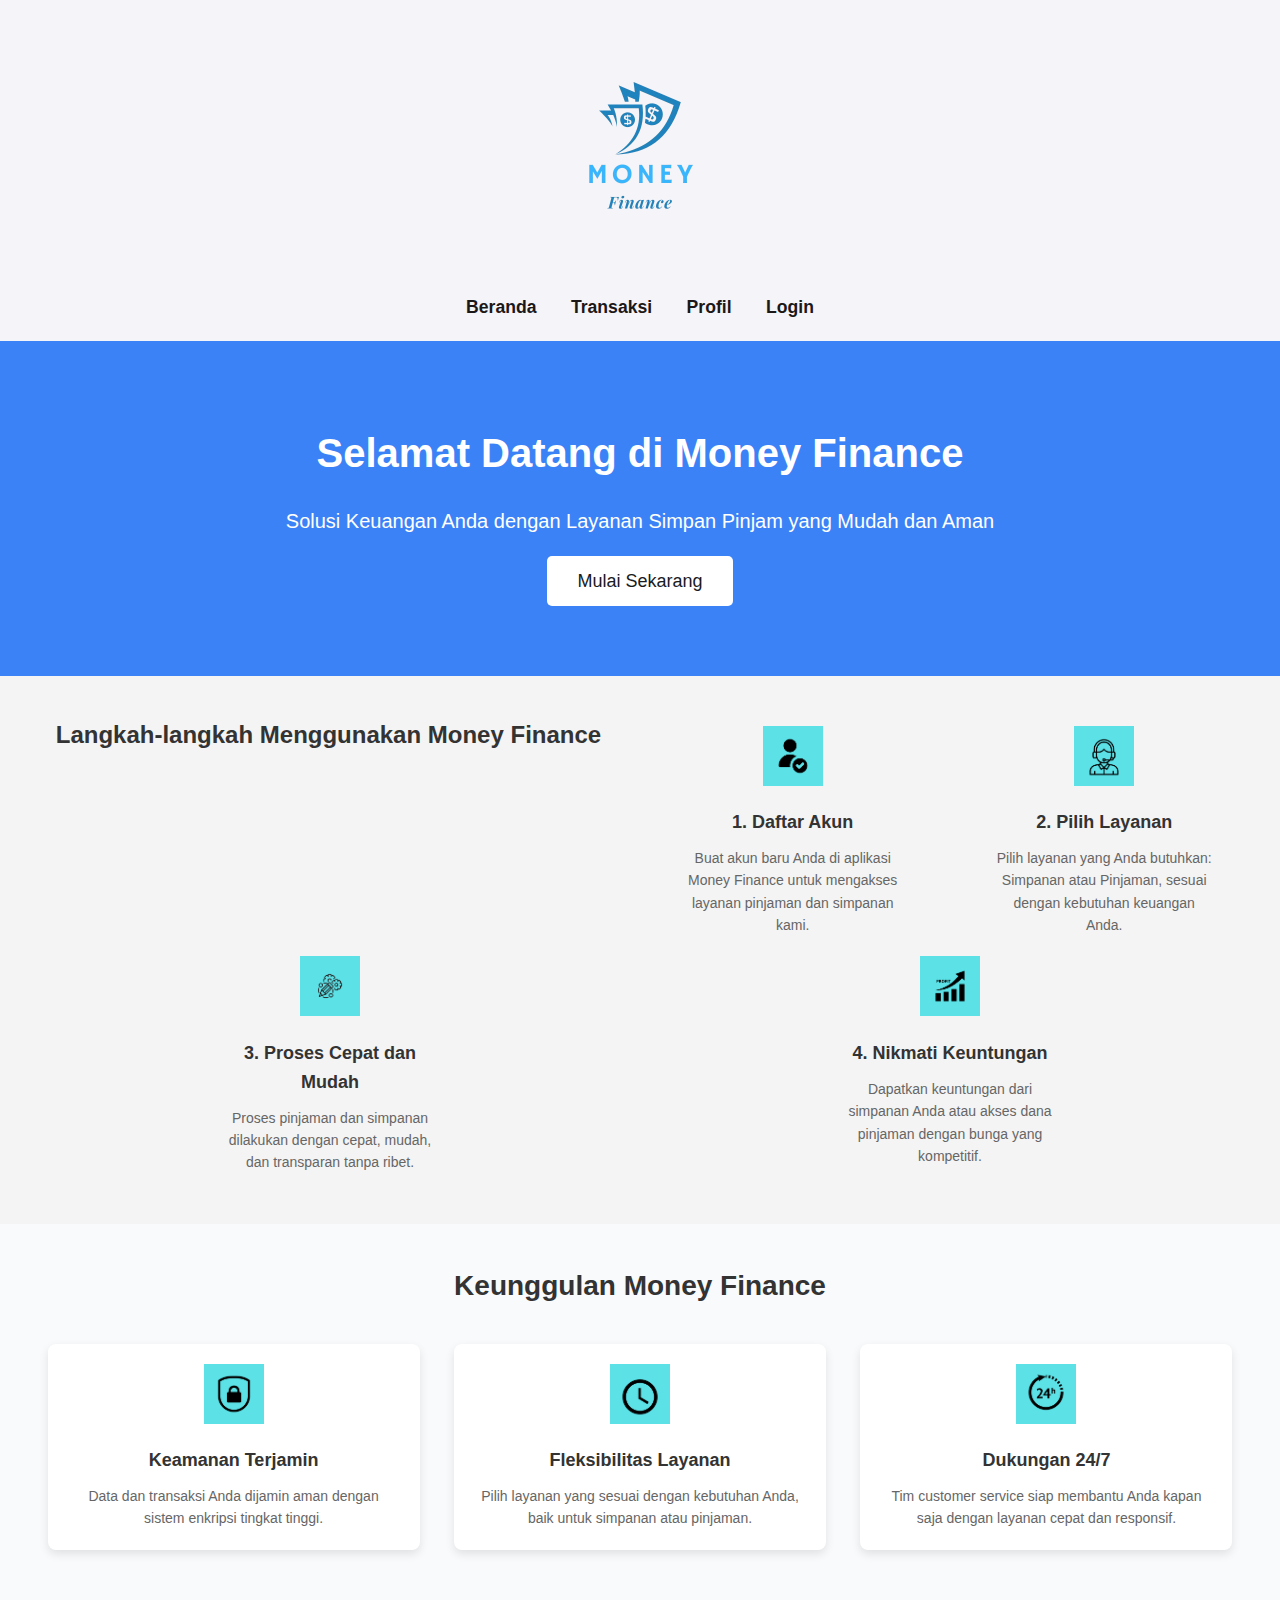
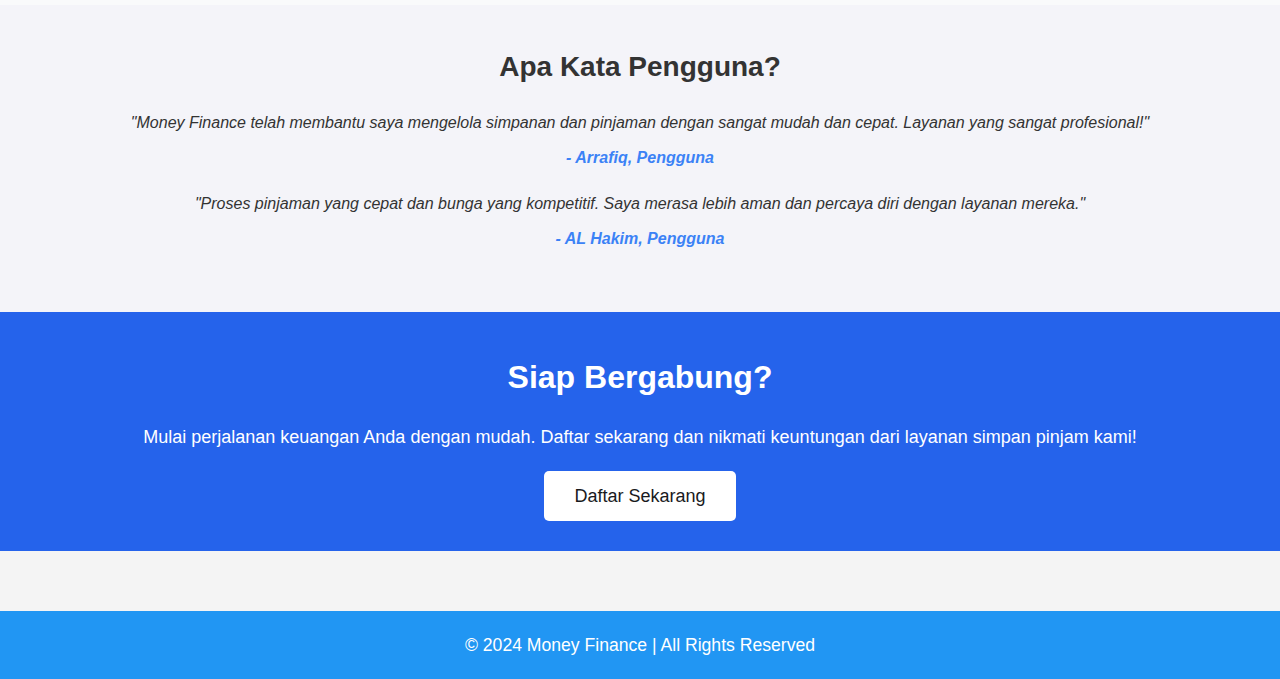
<file: index.html>
<!DOCTYPE html>
<html lang="id">
<head>
  <meta charset="UTF-8">
  <meta name="viewport" content="width=device-width, initial-scale=1.0">
  <title>Money Finance - Solusi Keuangan Anda</title>
  <link rel="stylesheet" href="index.css">
</head>
<body>
  <header>
    <img src="MY_COPERAS-removebg-preview.png" alt="Logo" class="logo">
    <nav>
      <ul>
        <li><a href="index.html">Beranda</a></li>
        <li><a href="transaksi.html">Transaksi</a></li>
        <li><a href="profil.html">Profil</a></li>
        <li><a href="login.html">Login</a></li>
      </ul>
    </nav>
  </header>
  
  <main>
    <div class="container">
      <!-- Hero Section -->
      <section class="hero">
        <h1>Selamat Datang di Money Finance</h1>
        <p>Solusi Keuangan Anda dengan Layanan Simpan Pinjam yang Mudah dan Aman</p>
        <a href="transaksi.html" class="btn">Mulai Sekarang</a>
      </section>

      <!-- Langkah-langkah menggunakan aplikasi -->
      <section class="steps">
        <h2>Langkah-langkah Menggunakan Money Finance</h2>
        <div class="step">
          <img src="ceklis.png" alt="Langkah 1">
          <h3>1. Daftar Akun</h3>
          <p>Buat akun baru Anda di aplikasi Money Finance untuk mengakses layanan pinjaman dan simpanan kami.</p>
        </div>
        <div class="step">
          <img src="layanan.png" alt="Langkah 2">
          <h3>2. Pilih Layanan</h3>
          <p>Pilih layanan yang Anda butuhkan: Simpanan atau Pinjaman, sesuai dengan kebutuhan keuangan Anda.</p>
        </div>
        <div class="step">
          <img src="3.png.png" alt="Langkah 3">
          <h3>3. Proses Cepat dan Mudah</h3>
          <p>Proses pinjaman dan simpanan dilakukan dengan cepat, mudah, dan transparan tanpa ribet.</p>
        </div>
        <div class="step">
          <img src="profit.png" alt="Langkah 4">
          <h3>4. Nikmati Keuntungan</h3>
          <p>Dapatkan keuntungan dari simpanan Anda atau akses dana pinjaman dengan bunga yang kompetitif.</p>
        </div>
      </section>

      <!-- Highlighted Features Section -->
      <section class="features">
        <h2>Keunggulan Money Finance</h2>
        <div class="feature">
          <img src="kemanan.png" alt="Keamanan">
          <h3>Keamanan Terjamin</h3>
          <p>Data dan transaksi Anda dijamin aman dengan sistem enkripsi tingkat tinggi.</p>
        </div>
        <div class="feature">
          <img src="fleksibel.png" alt="Fleksibilitas">
          <h3>Fleksibilitas Layanan</h3>
          <p>Pilih layanan yang sesuai dengan kebutuhan Anda, baik untuk simpanan atau pinjaman.</p>
        </div>
        <div class="feature">
          <img src="24h.png" alt="Dukungan 24/7">
          <h3>Dukungan 24/7</h3>
          <p>Tim customer service siap membantu Anda kapan saja dengan layanan cepat dan responsif.</p>
        </div>
      </section>

      <!-- Testimonials Section -->
      <section class="testimonials">
        <h2>Apa Kata Pengguna?</h2>
        <div class="testimonial">
          <p>"Money Finance telah membantu saya mengelola simpanan dan pinjaman dengan sangat mudah dan cepat. Layanan yang sangat profesional!"</p>
          <span>- Arrafiq, Pengguna</span>
        </div>
        <div class="testimonial">
          <p>"Proses pinjaman yang cepat dan bunga yang kompetitif. Saya merasa lebih aman dan percaya diri dengan layanan mereka."</p>
          <span>- AL Hakim, Pengguna</span>
        </div>
      </section>

      <!-- CTA Section (Call to Action) -->
      <section class="cta">
        <h2>Siap Bergabung?</h2>
        <p>Mulai perjalanan keuangan Anda dengan mudah. Daftar sekarang dan nikmati keuntungan dari layanan simpan pinjam kami!</p>
        <a href="register.html" class="btn">Daftar Sekarang</a>
      </section>

    </div>
  </main>

  <footer>
    <p>&copy; 2024 Money Finance | All Rights Reserved</p>
  </footer>
</body>
</html>
</file>
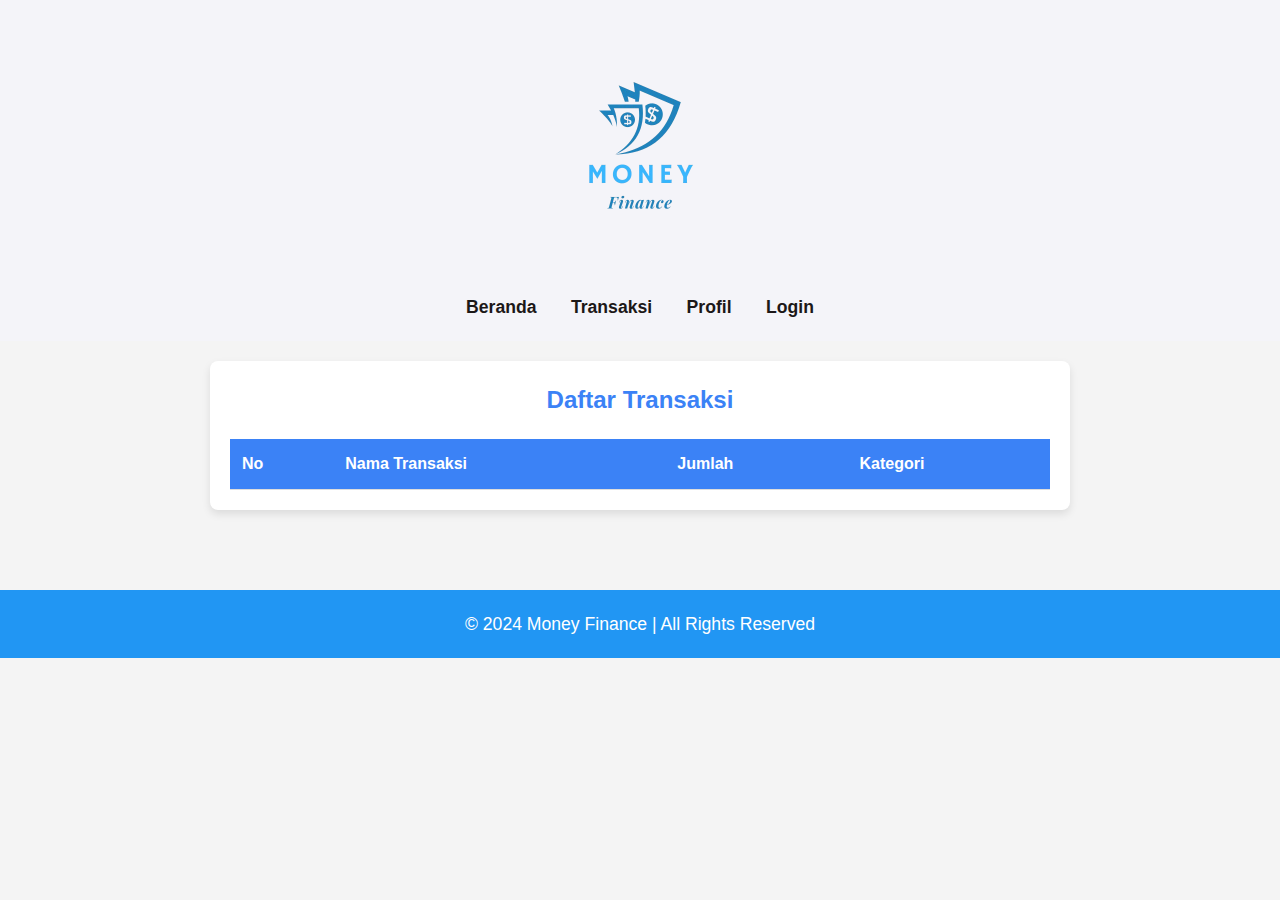
<file: daftar-transaksi.html>
<!DOCTYPE html>
<html lang="id">
<head>
  <meta charset="UTF-8">
  <meta name="viewport" content="width=device-width, initial-scale=1.0">
  <title>Daftar Transaksi - Money Finance</title>
  <link rel="stylesheet" href="daftar-transaksi.css">
</head>
<body>
  <header>
    <img src="MY_COPERAS-removebg-preview.png" alt="Logo">
    <nav>
      <ul>
        <li><a href="index.html">Beranda</a></li>
        <li><a href="transaksi.html">Transaksi</a></li>
        <li><a href="profil.html">Profil</a></li>
        <li><a href="login.html">Login</a></li>
      </ul>
    </nav>
  </header>

  <main>
    <div class="container">
      <section class="transaction-list">
        <h2>Daftar Transaksi</h2>
        <table id="transactionTable">
          <thead>
            <tr>
              <th>No</th>
              <th>Nama Transaksi</th>
              <th>Jumlah</th>
              <th>Kategori</th>
            </tr>
          </thead>
          <tbody>
            <!-- Daftar transaksi akan ditampilkan di sini -->
          </tbody>
        </table>
      </section>
    </div>
  </main>

  <footer>
    <p>&copy; 2024 Money Finance | All Rights Reserved</p>
  </footer>

  <script src="daftar-transaksi.js"></script>
</body>
</html>
</file>
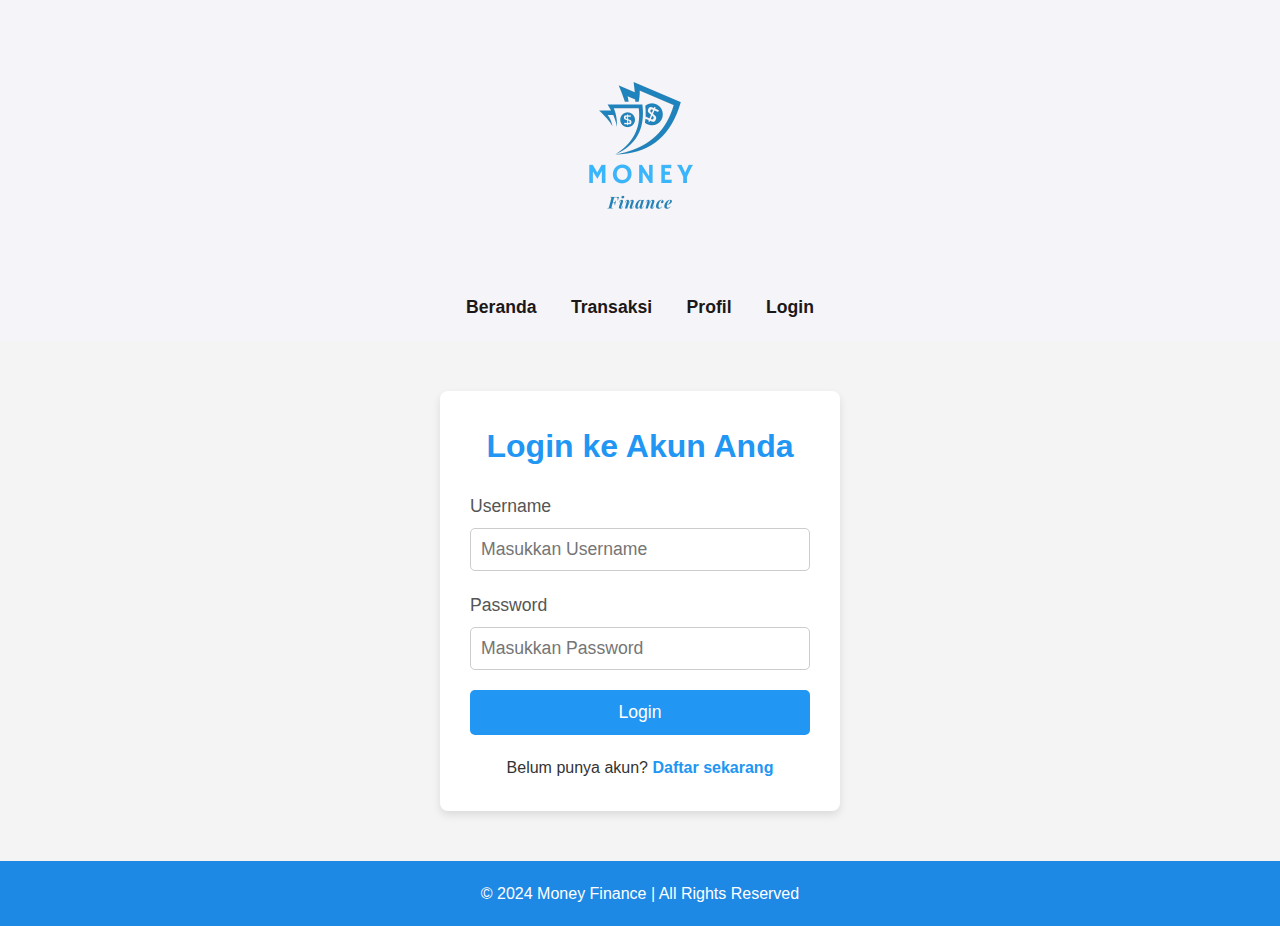
<file: login.html>
<!DOCTYPE html>
<html>
<head>
  <title>Money Finance</title>
  <link rel="stylesheet" href="login.css">
</head>
<body>
  <header>
    <img src="MY_COPERAS-removebg-preview.png" alt="Logo">
    <nav>
      <ul>
        <li><a href="index.html">Beranda</a></li>
        <li><a href="transaksi.html">Transaksi</a></li>
        <li><a href="profil.html">Profil</a></li>
        <li><a href="login.html">Login</a></li>
      </ul>
    </nav>
  </header>
  <main>
    <div class="login-container">
      <h2>Login ke Akun Anda</h2>
      <form id="loginForm" class="login-form" onsubmit="return validateLoginForm()">
        <div class="input-group">
          <label for="username">Username</label>
          <input type="text" id="username" name="username" placeholder="Masukkan Username" required>
          <span id="usernameError" class="error-message"></span>
        </div>
        <div class="input-group">
          <label for="password">Password</label>
          <input type="password" id="password" name="password" placeholder="Masukkan Password" required>
          <span id="passwordError" class="error-message"></span>
        </div>
        <div class="input-group">
          <button type="submit" class="btn">Login</button>
        </div>
        <div class="signup-link">
          <p>Belum punya akun? <a href="register.html">Daftar sekarang</a></p>
        </div>
      </form>
    </div>
  </main>
  <!-- Footer -->
  <footer>
    <p>&copy; 2024 Money Finance | All Rights Reserved</p>
  </footer>

  <script src="login.js"></script>
</body>
</html>
</file>
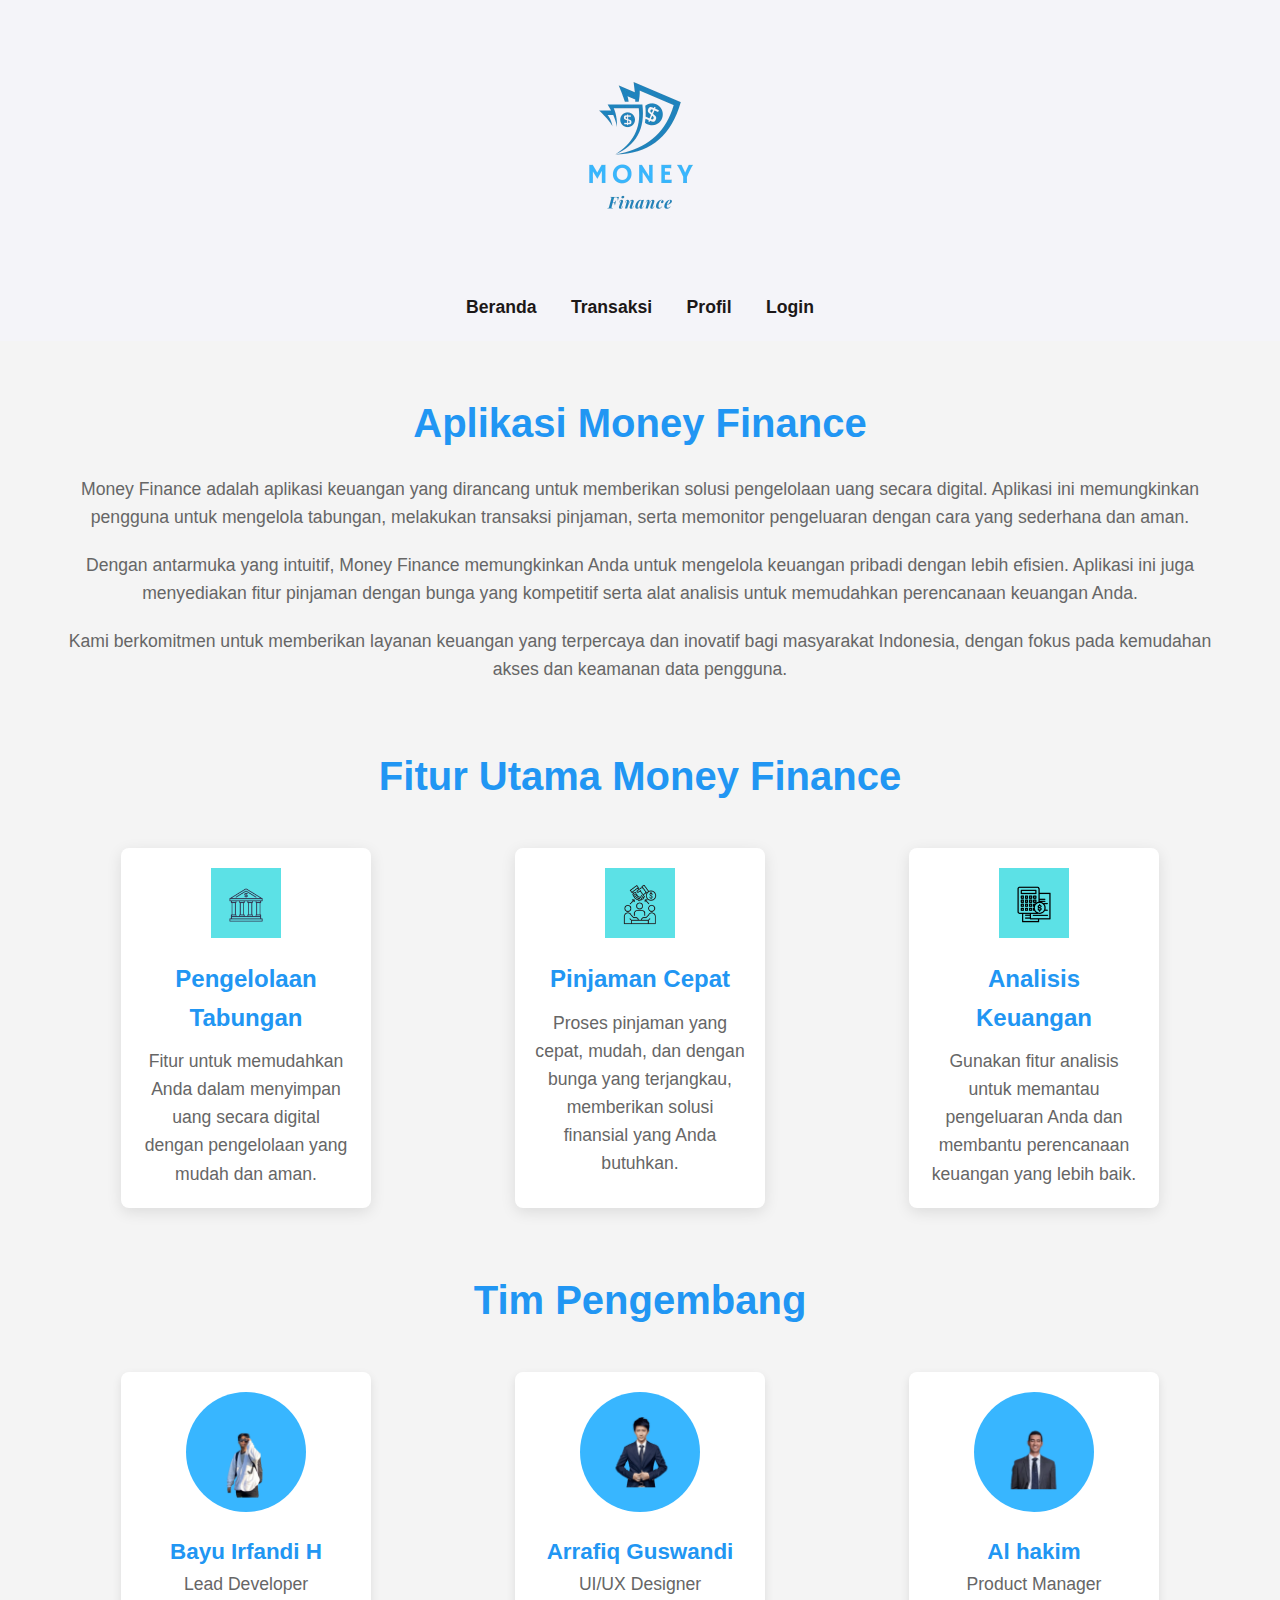
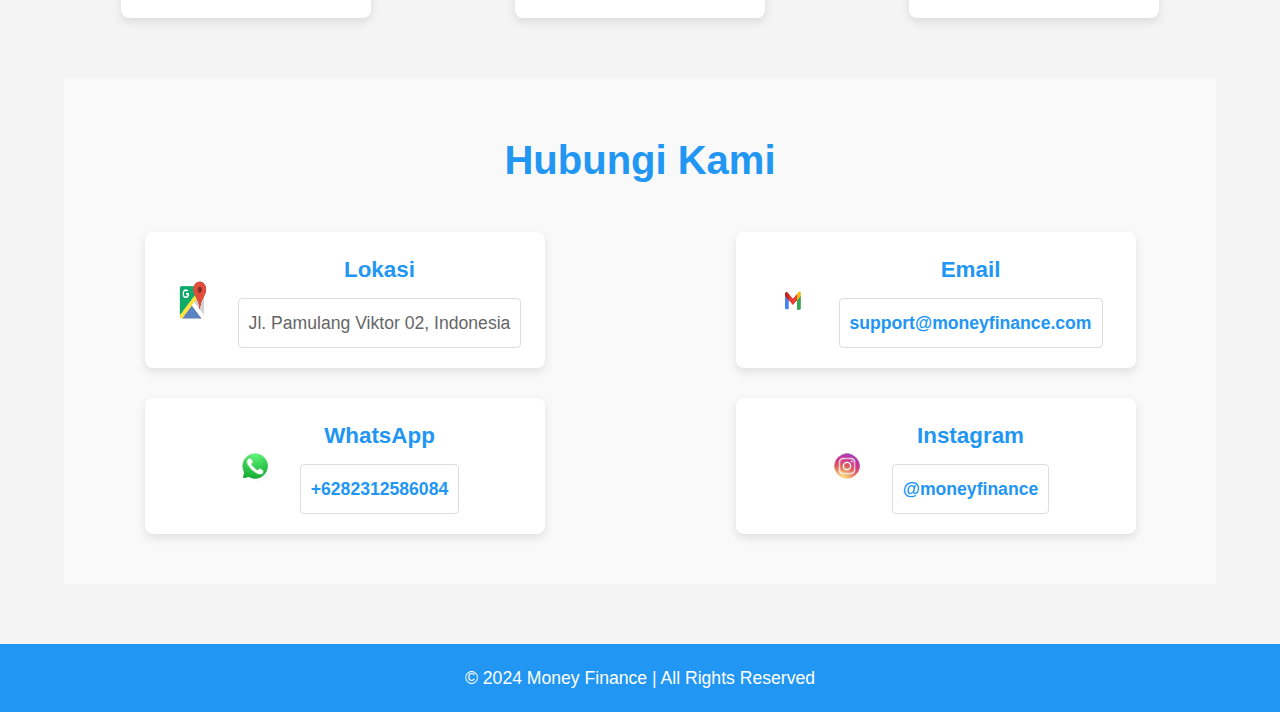
<file: profil.html>
<!DOCTYPE html>
<html>
<head>
  <title>Money Finance</title>
  <link rel="stylesheet" href="profil.css">
</head>
<body>
  <header>
    <img src="MY_COPERAS-removebg-preview.png" alt="Logo">
    <nav>
      <ul>
        <li><a href="index.html">Beranda</a></li>
        <li><a href="transaksi.html">Transaksi</a></li>
        <li><a href="profil.html">Profil</a></li>
        <li><a href="login.html">Login</a></li>
      </ul>
    </nav>
  </header>
  <main>
    <div class="container">
        <section class="app-description">
            <h1>Aplikasi Money Finance</h1>
            <p>
                Money Finance adalah aplikasi keuangan yang dirancang untuk memberikan solusi pengelolaan uang secara digital. Aplikasi ini memungkinkan pengguna untuk mengelola tabungan, melakukan transaksi pinjaman, serta memonitor pengeluaran dengan cara yang sederhana dan aman.
            </p>
            <p>
                Dengan antarmuka yang intuitif, Money Finance memungkinkan Anda untuk mengelola keuangan pribadi dengan lebih efisien. Aplikasi ini juga menyediakan fitur pinjaman dengan bunga yang kompetitif serta alat analisis untuk memudahkan perencanaan keuangan Anda.
            </p>
            <p>
                Kami berkomitmen untuk memberikan layanan keuangan yang terpercaya dan inovatif bagi masyarakat Indonesia, dengan fokus pada kemudahan akses dan keamanan data pengguna.
            </p>
        </section>

        <section class="app-features">
            <h2>Fitur Utama Money Finance</h2>
            <div class="features-list">
                <div class="feature-item">
                    <img src="tabungan.png" alt="Tabungan">
                    <h3>Pengelolaan Tabungan</h3>
                    <p>Fitur untuk memudahkan Anda dalam menyimpan uang secara digital dengan pengelolaan yang mudah dan aman.</p>
                </div>
                <div class="feature-item">
                    <img src="pinjaman.png" alt="Pinjaman">
                    <h3>Pinjaman Cepat</h3>
                    <p>Proses pinjaman yang cepat, mudah, dan dengan bunga yang terjangkau, memberikan solusi finansial yang Anda butuhkan.</p>
                </div>
                <div class="feature-item">
                    <img src="analisis.png" alt="Analisis Keuangan">
                    <h3>Analisis Keuangan</h3>
                    <p>Gunakan fitur analisis untuk memantau pengeluaran Anda dan membantu perencanaan keuangan yang lebih baik.</p>
                </div>
            </div>
        </section>

        <section class="team-section">
            <h2>Tim Pengembang</h2>
            <div class="team-list">
                <div class="team-member">
                    <img src="bayu2.png" alt="Anggota Tim 1">
                    <h3>Bayu Irfandi H</h3>
                    <p>Lead Developer</p>
                </div>
                <div class="team-member">
                    <img src="berjas.png" alt="Anggota Tim 2">
                    <h3>Arrafiq Guswandi</h3>
                    <p>UI/UX Designer</p>
                </div>
                <div class="team-member">
                    <img src="berjas2.png" alt="Anggota Tim 3">
                    <h3>Al hakim</h3>
                    <p>Product Manager</p>
                </div>
            </div>
        </section>

        <!-- Informasi Kontak sebelum Footer -->
        <section class="contact-info">
            <h2>Hubungi Kami</h2>
            <div class="contact-list">
                <div class="contact-item">
                    <img src="gmaps-removebg-preview.png" alt="Lokasi" class="contact-icon">
                    <div class="contact-details">
                        <h3>Lokasi</h3>
                        <p>Jl. Pamulang Viktor 02, Indonesia</p>
                    </div>
                </div>

                <div class="contact-item">
                    <img src="gmail-removebg-preview.png" alt="Email" class="contact-icon">
                    <div class="contact-details">
                        <h3>Email</h3>
                        <p><a href="mailto:support@moneyfinance.com">support@moneyfinance.com</a></p>
                    </div>
                </div>

                <div class="contact-item">
                    <img src="wa3-removebg-preview.png" alt="WhatsApp" class="contact-icon">
                    <div class="contact-details">
                        <h3>WhatsApp</h3>
                        <p><a href="https://wa.me/082312586084" target="_blank">+6282312586084</a></p>
                    </div>
                </div>

                <div class="contact-item">
                    <img src="instagram-removebg-preview.png" alt="Instagram" class="contact-icon">
                    <div class="contact-details">
                        <h3>Instagram</h3>
                        <p><a href="https://instagram.com/moneyfinance" target="_blank">@moneyfinance</a></p>
                    </div>
                </div>
            </div>
        </section>
    </div>
</main>
  <footer>
    <p>&copy; 2024 Money Finance | All Rights Reserved</p>
  </footer>

</body>
</html>
</file>
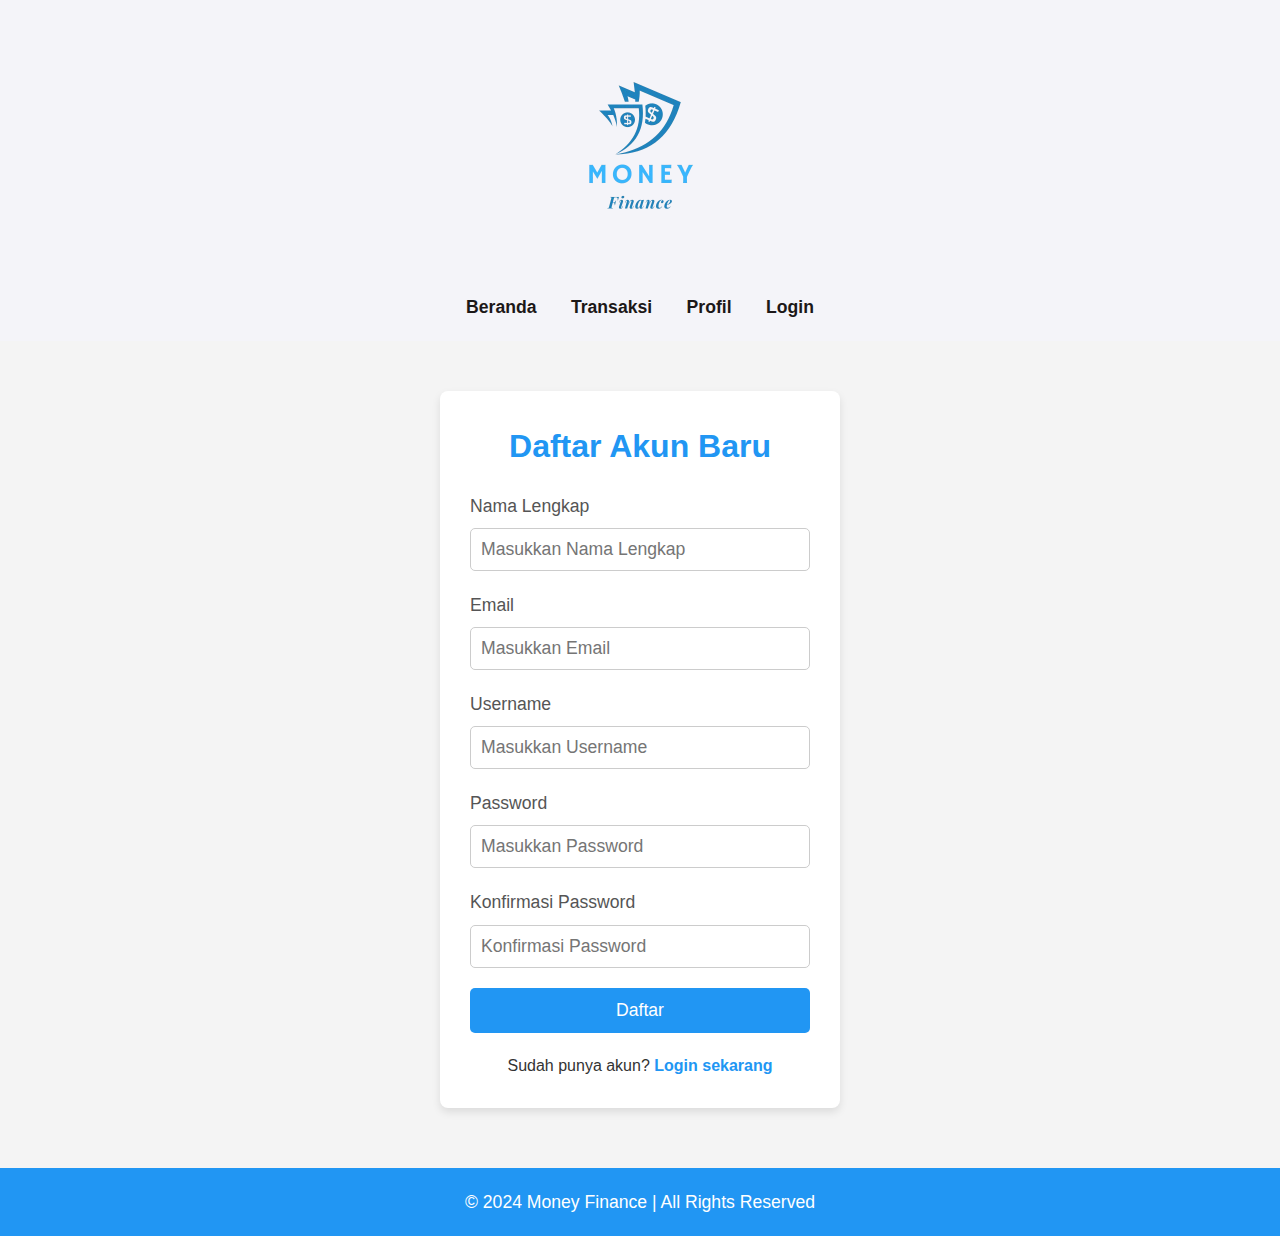
<file: register.html>
<!DOCTYPE html>
<html>
<head>
  <title>Money Finance</title>
  <link rel="stylesheet" href="register.css">
</head>
<body>
  <header>
    <img src="MY_COPERAS-removebg-preview.png" alt="Logo">
    <nav>
      <ul>
        <li><a href="index.html">Beranda</a></li>
        <li><a href="transaksi.html">Transaksi</a></li>
        <li><a href="profil.html">Profil</a></li>
        <li><a href="login.html">Login</a></li>
      </ul>
    </nav>
  </header>
  <main>
    <div class="register-container">
      <h2>Daftar Akun Baru</h2>
      <form id="registerForm" class="register-form" onsubmit="return validateRegisterForm()">
        <div class="input-group">
          <label for="fullName">Nama Lengkap</label>
          <input type="text" id="fullName" name="fullName" placeholder="Masukkan Nama Lengkap" required>
          <span id="fullNameError" class="error-message"></span>
        </div>
        <div class="input-group">
          <label for="email">Email</label>
          <input type="email" id="email" name="email" placeholder="Masukkan Email" required>
          <span id="emailError" class="error-message"></span>
        </div>
        <div class="input-group">
          <label for="username">Username</label>
          <input type="text" id="username" name="username" placeholder="Masukkan Username" required>
          <span id="usernameError" class="error-message"></span>
        </div>
        <div class="input-group">
          <label for="password">Password</label>
          <input type="password" id="password" name="password" placeholder="Masukkan Password" required>
          <span id="passwordError" class="error-message"></span>
        </div>
        <div class="input-group">
          <label for="confirmPassword">Konfirmasi Password</label>
          <input type="password" id="confirmPassword" name="confirmPassword" placeholder="Konfirmasi Password" required>
          <span id="confirmPasswordError" class="error-message"></span>
        </div>
        <div class="input-group">
          <button type="submit" class="btn">Daftar</button>
        </div>
        <div class="login-link">
          <p>Sudah punya akun? <a href="login.html">Login sekarang</a></p>
        </div>
      </form>
    </div>
  </main>
  <!-- Footer -->
  <footer>
    <p>&copy; 2024 Money Finance | All Rights Reserved</p>
  </footer>

  <script src="register.js"></script>
</body>
</html>
</file>
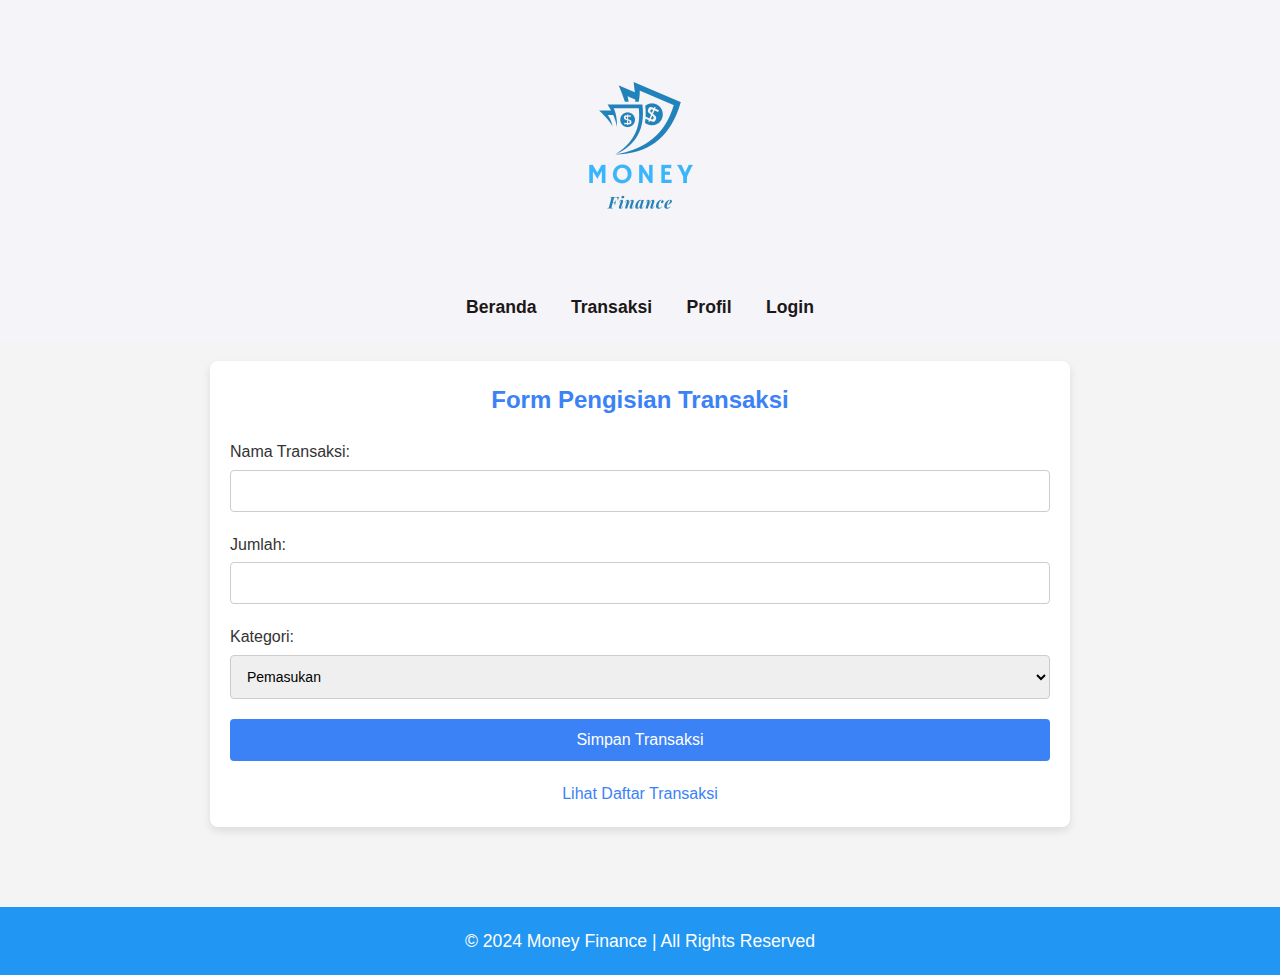
<file: transaksi.html>
<!DOCTYPE html>
<html lang="id">
<head>
  <meta charset="UTF-8">
  <meta name="viewport" content="width=device-width, initial-scale=1.0">
  <title>Tambah Transaksi - Money Finance</title>
  <link rel="stylesheet" href="transaksi.css">
</head>
<body>
  <header>
    <img src="MY_COPERAS-removebg-preview.png" alt="Logo">
    <nav>
      <ul>
        <li><a href="index.html">Beranda</a></li>
        <li><a href="transaksi.html">Transaksi</a></li>
        <li><a href="profil.html">Profil</a></li>
        <li><a href="login.html">Login</a></li>
      </ul>
    </nav>
  </header>

  <main>
    <div class="container">
      <section class="transaction-form">
        <h2>Form Pengisian Transaksi</h2>
        <form id="transactionForm">
          <div class="form-group">
            <label for="transactionName">Nama Transaksi:</label>
            <input type="text" id="transactionName" required>
          </div>
          <div class="form-group">
            <label for="amount">Jumlah:</label>
            <input type="number" id="amount" required>
          </div>
          <div class="form-group">
            <label for="category">Kategori:</label>
            <select id="category" required>
              <option value="Pemasukan">Pemasukan</option>
              <option value="Pengeluaran">Pengeluaran</option>
            </select>
          </div>
          <button type="submit" class="btn">Simpan Transaksi</button>
        </form>

        <!-- Menambahkan link ke daftar transaksi di bawah form -->
        <p><a href="daftar-transaksi.html">Lihat Daftar Transaksi</a></p>
      </section>
    </div>
  </main>

  <footer>
    <p>&copy; 2024 Money Finance | All Rights Reserved</p>
  </footer>

  <script src="transaksi.js"></script>
</body>
</html>
</file>
<file: index.css>
* {
  margin: 0;
  padding: 0;
  box-sizing: border-box;
}

body {
  font-family: Arial, sans-serif;
  background-color: #f4f4f4;
  color: #333;
  line-height: 1.6;
}

header {
  background-color: #f4f4f9;
  padding: 20px;
  text-align: center;
}

header img {
  max-width: 250px;
  margin-bottom: 15px;
}

header nav ul {
  list-style: none;
  padding: 0;
}

header nav ul li {
  display: inline-block;
  margin: 0 15px;
}

header nav ul li a {
  text-decoration: none;
  color: rgb(28, 24, 24);
  font-weight: bold;
  font-size: 1.1em;
}

header nav ul li a:hover {
  color: #41b9f1;
}

/* Hero Section */
.hero {
  background-color: #3b82f6;
  color: white;
  padding: 80px 20px;
  text-align: center;
}

.hero h1 {
  font-size: 40px;
  margin-bottom: 20px;
}

.hero p {
  font-size: 20px;
  margin-bottom: 30px;
}

.hero .btn {
  background-color: white;
  color: #191b1e;
  padding: 15px 30px;
  text-decoration: none;
  border-radius: 5px;
  font-size: 18px;
  transition: background-color 0.3s, color 0.3s;
}

.hero .btn:hover {
  background-color: #2563eb;
  color: white;
}

/* Steps Section */
.steps {
  padding: 40px 20px;
  text-align: center;
  display: flex;
  justify-content: space-around;
  flex-wrap: wrap;
}

.step {
  width: 220px;
  margin: 10px;
  text-align: center;
}

.step img {
  width: 60px;
  margin-bottom: 15px;
}

.step h3 {
  font-size: 18px;
  margin-bottom: 10px;
}

.step p {
  font-size: 14px;
  color: #666;
}

/* Features Section */
.features {
  background-color: #f9fafb;
  padding: 40px 20px;
  text-align: center;
}

.features h2 {
  font-size: 28px;
  margin-bottom: 20px;
  color: #333;
}

.feature {
  display: inline-block;
  width: 30%;
  margin: 15px;
  text-align: center;
  padding: 20px;
  background-color: white;
  box-shadow: 0 4px 10px rgba(0, 0, 0, 0.1);
  border-radius: 8px;
}

.feature img {
  width: 60px;
  margin-bottom: 15px;
}

.feature h3 {
  font-size: 18px;
  margin-bottom: 10px;
}

.feature p {
  font-size: 14px;
  color: #666;
}

/* Testimonials Section */
.testimonials {
  padding: 40px 20px;
  background-color: #f4f4f9;
  text-align: center;
}

.testimonials h2 {
  font-size: 28px;
  margin-bottom: 20px;
}

.testimonial {
  margin: 20px 0;
  font-style: italic;
}

.testimonial span {
  display: block;
  margin-top: 10px;
  font-weight: bold;
  color: #3b82f6;
}

/* Call to Action (CTA) Section */
.cta {
  background-color: #2563eb;
  color: white;
  padding: 40px 20px;
  text-align: center;
}

.cta h2 {
  font-size: 32px;
  margin-bottom: 20px;
}

.cta p {
  font-size: 18px;
  margin-bottom: 30px;
}

.cta .btn {
  background-color: #fff;
  color: #191a1d;
  padding: 15px 30px;
  text-decoration: none;
  border-radius: 5px;
  font-size: 18px;
  transition: background-color 0.3s, color 0.3s;
}

.cta .btn:hover {
  background-color: #3b82f6;
  color: white;
}

footer {
  background-color: #2196F3;
  color: white;
  text-align: center;
  padding: 20px;
  margin-top: 60px;
}

footer p {
  font-size: 1.1em;
}

/* Responsive Design */
@media (max-width: 768px) {
  .step {
    width: 45%;
  }

  .feature {
    width: 100%;
  }

  .steps {
    flex-direction: column;
    align-items: center;
  }

  .cta h2 {
    font-size: 28px;
  }
}

@media (max-width: 480px) {
  .hero h1 {
    font-size: 32px;
  }

  .hero p {
    font-size: 18px;
  }

  .cta h2 {
    font-size: 24px;
  }
}
</file>
<file: daftar-transaksi.css>
* {
    margin: 0;
    padding: 0;
    box-sizing: border-box;
  }
  
  body {
    font-family: Arial, sans-serif;
    background-color: #f4f4f4;
    color: #333;
    line-height: 1.6;
  }
  
  header {
    background-color: #f4f4f9;
    padding: 20px;
    text-align: center;
  }
  
  header img {
    max-width: 250px;
    margin-bottom: 15px;
  }
  
  header nav ul {
    list-style: none;
    padding: 0;
  }
  
  header nav ul li {
    display: inline-block;
    margin: 0 15px;
  }
  
  header nav ul li a {
    text-decoration: none;
    color: rgb(28, 24, 24);
    font-weight: bold;
    font-size: 1.1em;
  }
  
  header nav ul li a:hover {
    color: #41b9f1;
  }
  /* Main container */
.container {
    max-width: 900px;
    margin: 0 auto;
    padding: 20px;
  }
  
  /* Transaction List */
  .transaction-list {
    background-color: white;
    padding: 20px;
    border-radius: 8px;
    box-shadow: 0 4px 8px rgba(0, 0, 0, 0.1);
  }
  
  .transaction-list h2 {
    text-align: center;
    color: #3b82f6;
    margin-bottom: 20px;
  }
  
  table {
    width: 100%;
    border-collapse: collapse;
    margin-top: 20px;
  }
  
  th,
  td {
    text-align: left;
    padding: 12px;
    border-bottom: 1px solid #ddd;
  }
  
  th {
    background-color: #3b82f6;
    color: white;
    font-size: 16px;
  }
  
  td {
    background-color: #f9fafb;
    font-size: 14px;
  }
  
  tr:hover td {
    background-color: #f1f5f9;
  }
  
  tfoot {
    background-color: #f4f4f9;
    font-weight: bold;
  }
  
  footer {
    background-color: #2196F3;
    color: white;
    text-align: center;
    padding: 20px;
    margin-top: 60px;
}

footer p {
    font-size: 1.1em;
}
  /* Responsive Design */
  @media (max-width: 768px) {
    nav ul {
      flex-direction: column;
    }
  
    nav ul li {
      margin: 10px 0;
    }
  
    .transaction-list {
      padding: 15px;
    }
  
    table {
      font-size: 12px;
    }
  
    th, td {
      padding: 8px;
    }
  }
</file>
<file: login.css>
* {
    margin: 0;
    padding: 0;
    box-sizing: border-box;
  }
  
  body {
    font-family: Arial, sans-serif;
    background-color: #f4f4f4;
    color: #333;
    line-height: 1.6;
  }

  header {
    background-color: #f4f4f9;
    padding: 20px;
    text-align: center;
  }
  
  header img {
    max-width: 250px;
    margin-bottom: 15px;
  }
  
  header nav ul {
    list-style: none;
    padding: 0;
  }
  
  header nav ul li {
    display: inline-block;
    margin: 0 15px;
  }
  
  header nav ul li a {
    text-decoration: none;
    color: rgb(28, 24, 24);
    font-weight: bold;
    font-size: 1.1em;
  }
  
  header nav ul li a:hover {
    color: #41b9f1;
  }
  .login-container {
    width: 100%;
    max-width: 400px;
    margin: 50px auto;
    background-color: white;
    padding: 30px;
    border-radius: 8px;
    box-shadow: 0 4px 8px rgba(0, 0, 0, 0.1);
  }
  
  .login-container h2 {
    font-size: 2em;
    text-align: center;
    margin-bottom: 20px;
    color: #2196F3;
  }
  
  .login-form .input-group {
    margin-bottom: 20px;
  }
  
  .login-form label {
    font-size: 1.1em;
    color: #555;
    display: block;
    margin-bottom: 8px;
  }
  
  .login-form input[type="text"],
  .login-form input[type="password"] {
    width: 100%;
    padding: 10px;
    font-size: 1.1em;
    border: 1px solid #ccc;
    border-radius: 5px;
    outline: none;
    transition: border-color 0.3s;
  }
  
  .login-form input[type="text"]:focus,
  .login-form input[type="password"]:focus {
    border-color: #2196F3;
  }
  
  .login-form .btn {
    width: 100%;
    padding: 12px;
    background-color: #2196F3;
    color: white;
    font-size: 1.1em;
    border: none;
    border-radius: 5px;
    cursor: pointer;
    transition: background-color 0.3s;
  }
  
  .login-form .btn:hover {
    background-color: #1976D2;
  }
  
  .signup-link {
    text-align: center;
    margin-top: 20px;
  }
  
  .signup-link p {
    font-size: 1em;
  }
  
  .signup-link a {
    text-decoration: none;
    color: #2196F3;
    font-weight: bold;
  }
  
  .signup-link a:hover {
    color: #FFEB3B;
  }
  
  /* Error Messages */
  .error-message {
    color: red;
    font-size: 0.9em;
    margin-top: 5px;
  }
  
  /* Footer */
  footer {
    background-color: #1E88E5;
    text-align: center;
    padding: 20px;
    color: white;
    margin-top: 50px;
  }
  
  footer p {
    font-size: 1em;
  }
  
  /* Responsive Design */
  @media screen and (max-width: 768px) {
    .login-container {
      width: 80%;
      margin: 30px auto;
    }
  
    .login-container h2 {
      font-size: 1.8em;
    }
  
    .login-form input[type="text"],
    .login-form input[type="password"],
    .login-form .btn {
      font-size: 1em;
    }
  }
</file>
<file: profil.css>
* {
    margin: 0;
    padding: 0;
    box-sizing: border-box;
  }
  
  body {
    font-family: Arial, sans-serif;
    background-color: #f4f4f4;
    color: #333;
    line-height: 1.6;
  }
  
  header {
    background-color: #f4f4f9;
    padding: 20px;
    text-align: center;
  }
  
  header img {
    max-width: 250px;
    margin-bottom: 15px;
  }
  
  header nav ul {
    list-style: none;
    padding: 0;
  }
  
  header nav ul li {
    display: inline-block;
    margin: 0 15px;
  }
  
  header nav ul li a {
    text-decoration: none;
    color: rgb(28, 24, 24);
    font-weight: bold;
    font-size: 1.1em;
  }
  
  header nav ul li a:hover {
    color: #41b9f1;
  }
 /* Kontainer utama */
.container {
    width: 90%;
    max-width: 1200px;
    margin: 0 auto;
}

/* Styling untuk judul besar dan deskripsi aplikasi */
.app-description {
    margin-top: 50px;
    text-align: center;
}

.app-description h1 {
    font-size: 2.5em;
    color: #2196F3;
    margin-bottom: 20px;
}

.app-description p {
    font-size: 1.1em;
    margin-bottom: 20px;
    color: #666;
}

/* Fitur utama */
.app-features {
    margin: 60px 0;
    text-align: center;
}

.app-features h2 {
    font-size: 2.5em;
    color: #2196F3;
    margin-bottom: 40px;
}

.features-list {
    display: flex;
    justify-content: space-around;
    gap: 30px;
    flex-wrap: wrap;
}

.feature-item {
    background-color: white;
    padding: 20px;
    border-radius: 8px;
    box-shadow: 0 4px 15px rgba(0, 0, 0, 0.1);
    text-align: center;
    width: 250px;
    transition: transform 0.3s ease;
}

.feature-item:hover {
    transform: translateY(-5px);
}

.feature-item img {
    width: 70px;
    height: 70px;
    margin-bottom: 15px;
}

.feature-item h3 {
    font-size: 1.5em;
    color: #2196F3;
    margin-bottom: 10px;
}

.feature-item p {
    font-size: 1.1em;
    color: #666;
}

/* Tim pengembang */
.team-section {
    margin: 60px 0;
    text-align: center;
}

.team-section h2 {
    font-size: 2.5em;
    color: #2196F3;
    margin-bottom: 40px;
}

.team-list {
    display: flex;
    justify-content: space-around;
    gap: 30px;
    flex-wrap: wrap;
}

.team-member {
    text-align: center;
    width: 250px;
    background-color: white;
    padding: 20px;
    border-radius: 8px;
    box-shadow: 0 4px 10px rgba(0, 0, 0, 0.1);
    transition: transform 0.3s ease;
}

.team-member:hover {
    transform: translateY(-5px);
}

.team-member img {
    width: 120px;
    height: 120px;
    border-radius: 50%;
    margin-bottom: 15px;
}

.team-member h3 {
    font-size: 1.4em;
    color: #2196F3;
}

.team-member p {
    font-size: 1.1em;
    color: #666;
}

/* Styling untuk bagian kontak */
.contact-info {
    background-color: #f9f9f9;
    padding: 50px 0;
    margin-top: 60px;
    text-align: center;
}

.contact-info h2 {
    font-size: 2.5em;
    color: #2196F3;
    margin-bottom: 40px;
}

.contact-list {
    display: flex;
    justify-content: space-around;
    gap: 30px;
    flex-wrap: wrap;
}

.contact-item {
    display: flex;
    align-items: center;
    justify-content: center;
    width: 400px;
    background-color: white;
    padding: 20px;
    border-radius: 8px;
    box-shadow: 0 4px 10px rgba(0, 0, 0, 0.1);
    transition: transform 0.3s ease;
    position: relative;
    overflow: hidden;
}

.contact-item:hover {
    transform: translateY(-5px);
}

.contact-icon {
    width: 50px;
    height: 50px;
    margin-right: 20px;
}

.contact-details h3 {
    font-size: 1.4em;
    color: #2196F3;
    margin-bottom: 10px;
}

.contact-details p {
    font-size: 1.1em;
    color: #666;
    position: relative;
    padding: 10px;
    border: 1px solid #ddd;
    border-radius: 4px;
    transition: background-color 0.3s ease;
}

.contact-details p a {
    color: #2196F3;
    text-decoration: none;
    font-weight: bold;
}

.contact-details p a:hover {
    text-decoration: underline;
}

.contact-details p:hover {
    background-color: #f0f0f0;
}

/* Efek hover untuk ikon */
.contact-icon:hover {
    transform: scale(1.1);
    transition: transform 0.3s ease;
}

/* Responsif untuk perangkat kecil (mobile/tablet) */
@media screen and (max-width: 768px) {
    .contact-list {
        flex-direction: column;
        align-items: center;
    }

    .contact-item {
        width: 80%;
        margin-bottom: 20px;
    }

    .contact-details p {
        font-size: 1em;
    }
}
footer {
    background-color: #2196F3;
    color: white;
    text-align: center;
    padding: 20px;
    margin-top: 60px;
  }
  
  footer p {
    font-size: 1.1em;
  }

/* Responsif untuk perangkat kecil (mobile/tablet) */
@media screen and (max-width: 768px) {
    /* Deskripsi aplikasi */
    .app-description h1 {
        font-size: 2em;
    }

    .app-description p {
        font-size: 1em;
    }

    /* Fitur utama */
    .features-list {
        flex-direction: column;
        align-items: center;
    }

    .feature-item {
        width: 80%;
        margin-bottom: 30px;
    }

    /* Tim pengembang */
    .team-list {
        flex-direction: column;
        align-items: center;
    }

    .team-member {
        width: 80%;
        margin-bottom: 30px;
    }

    /* Kontak */
    .contact-list {
        flex-direction: column;
        align-items: center;
    }

    .contact-item {
        width: 80%;
        margin-bottom: 30px;
    }
}
</file>
<file: register.css>
* {
    margin: 0;
    padding: 0;
    box-sizing: border-box;
  }
  
  body {
    font-family: Arial, sans-serif;
    background-color: #f4f4f4;
    color: #333;
    line-height: 1.6;
  }
  
  header {
    background-color: #f4f4f9;
    padding: 20px;
    text-align: center;
  }
  
  header img {
    max-width: 250px;
    margin-bottom: 15px;
  }
  
  header nav ul {
    list-style: none;
    padding: 0;
  }
  
  header nav ul li {
    display: inline-block;
    margin: 0 15px;
  }
  
  header nav ul li a {
    text-decoration: none;
    color: rgb(28, 24, 24);
    font-weight: bold;
    font-size: 1.1em;
  }
  
  header nav ul li a:hover {
    color: #41b9f1;
  }
  .register-container {
    width: 100%;
    max-width: 400px;
    margin: 50px auto;
    background-color: white;
    padding: 30px;
    border-radius: 8px;
    box-shadow: 0 4px 8px rgba(0, 0, 0, 0.1);
  }
  
  .register-container h2 {
    font-size: 2em;
    text-align: center;
    margin-bottom: 20px;
    color: #2196F3;
  }
  
  .register-form .input-group {
    margin-bottom: 20px;
  }
  
  .register-form label {
    font-size: 1.1em;
    color: #555;
    display: block;
    margin-bottom: 8px;
  }
  
  .register-form input[type="text"],
  .register-form input[type="email"],
  .register-form input[type="password"] {
    width: 100%;
    padding: 10px;
    font-size: 1.1em;
    border: 1px solid #ccc;
    border-radius: 5px;
    outline: none;
    transition: border-color 0.3s;
  }
  
  .register-form input[type="text"]:focus,
  .register-form input[type="email"]:focus,
  .register-form input[type="password"]:focus {
    border-color: #2196F3;
  }
  
  .register-form .btn {
    width: 100%;
    padding: 12px;
    background-color: #2196F3;
    color: white;
    font-size: 1.1em;
    border: none;
    border-radius: 5px;
    cursor: pointer;
    transition: background-color 0.3s;
  }
  
  .register-form .btn:hover {
    background-color: #1976D2;
  }
  
  .login-link {
    text-align: center;
    margin-top: 20px;
  }
  
  .login-link p {
    font-size: 1em;
  }
  
  .login-link a {
    text-decoration: none;
    color: #2196F3;
    font-weight: bold;
  }
  
  .login-link a:hover {
    color: #FFEB3B;
  }
  
  /* Error Messages */
  .error-message {
    color: red;
    font-size: 0.9em;
    margin-top: 5px;
  }
  
  footer {
    background-color: #2196F3;
    color: white;
    text-align: center;
    padding: 20px;
    margin-top: 60px;
  }
  
  footer p {
    font-size: 1.1em;
  }
  /* Responsive Design */
  @media screen and (max-width: 768px) {
    .register-container {
      width: 80%;
      margin: 30px auto;
    }
  
    .register-container h2 {
      font-size: 1.8em;
    }
  
    .register-form input[type="text"],
    .register-form input[type="email"],
    .register-form input[type="password"],
    .register-form .btn {
      font-size: 1em;
    }
  }
</file>
<file: transaksi.css>
* {
    margin: 0;
    padding: 0;
    box-sizing: border-box;
  }
  
  body {
    font-family: Arial, sans-serif;
    background-color: #f4f4f4;
    color: #333;
    line-height: 1.6;
  }
  
  header {
    background-color: #f4f4f9;
    padding: 20px;
    text-align: center;
  }
  
  header img {
    max-width: 250px;
    margin-bottom: 15px;
  }
  
  header nav ul {
    list-style: none;
    padding: 0;
  }
  
  header nav ul li {
    display: inline-block;
    margin: 0 15px;
  }
  
  header nav ul li a {
    text-decoration: none;
    color: rgb(28, 24, 24);
    font-weight: bold;
    font-size: 1.1em;
  }
  
  header nav ul li a:hover {
    color: #41b9f1;
  }
  
  /* Main container */
.container {
  max-width: 900px;
  margin: 0 auto;
  padding: 20px;
}

/* Form Section */
.transaction-form {
  background-color: white;
  padding: 20px;
  border-radius: 8px;
  box-shadow: 0 4px 8px rgba(0, 0, 0, 0.1);
}

.transaction-form h2 {
  text-align: center;
  color: #3b82f6;
  margin-bottom: 20px;
}

.transaction-form .form-group {
  margin-bottom: 20px;
}

.transaction-form label {
  display: block;
  font-size: 16px;
  margin-bottom: 5px;
}

.transaction-form input,
.transaction-form select {
  width: 100%;
  padding: 12px;
  border: 1px solid #ccc;
  border-radius: 4px;
  font-size: 14px;
}

.transaction-form input:focus,
.transaction-form select:focus {
  border-color: #3b82f6;
  outline: none;
}

.transaction-form button {
  width: 100%;
  padding: 12px;
  background-color: #3b82f6;
  color: white;
  border: none;
  border-radius: 4px;
  font-size: 16px;
  cursor: pointer;
  transition: background-color 0.3s;
}

.transaction-form button:hover {
  background-color: #2563eb;
}

.transaction-form p {
  text-align: center;
  margin-top: 20px;
}

.transaction-form p a {
  color: #3b82f6;
  text-decoration: none;
  font-size: 16px;
}

.transaction-form p a:hover {
  text-decoration: underline;
}

footer {
  background-color: #2196F3;
  color: white;
  text-align: center;
  padding: 20px;
  margin-top: 60px;
}

footer p {
  font-size: 1.1em;
}
/* Responsive Design */
@media (max-width: 768px) {
  .transaction-form {
    padding: 15px;
  }

  nav ul {
    flex-direction: column;
  }

  nav ul li {
    margin: 10px 0;
  }

  .transaction-form button {
    padding: 10px;
  }
}
</file>
